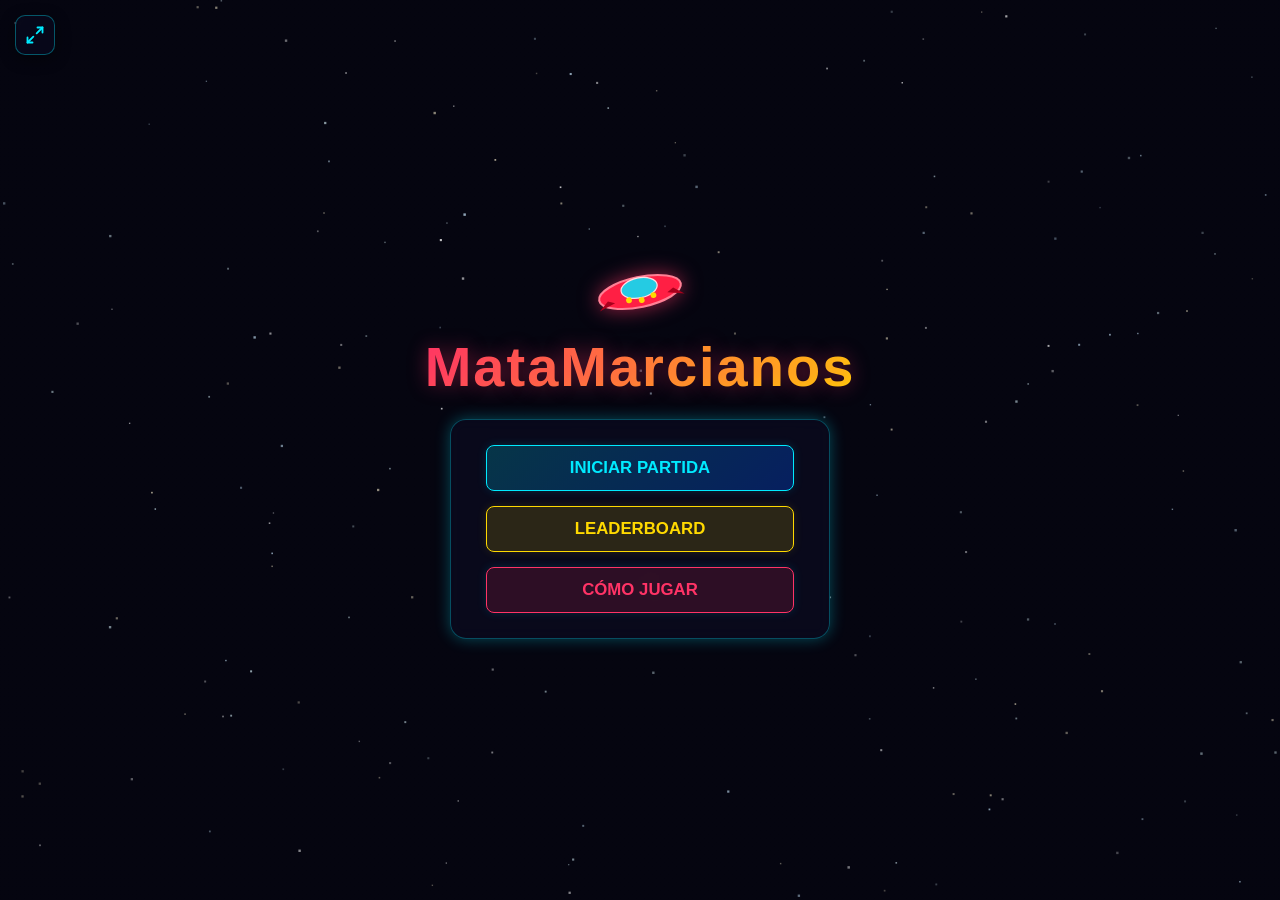
<file: index.html>
<!DOCTYPE html>
<html lang="es">
<head>
    <meta charset="UTF-8">
    <meta name="viewport" content="width=device-width, initial-scale=1.0, maximum-scale=1.0, user-scalable=no">
    <title>MataMarcianos</title>
    <link rel="icon" type="image/svg+xml" href="data:image/svg+xml,%3Csvg xmlns='http://www.w3.org/2000/svg' viewBox='0 0 64 64'%3E%3Cg transform='translate(32,33) rotate(-18)'%3E%3Cpath d='M -9 8 L -6 14 L 6 14 L 9 8 Z' fill='hsl(350,85%25,30%25)' stroke='hsl(240,30%25,10%25)' stroke-width='2' stroke-linejoin='round'/%3E%3Cellipse cx='0' cy='15' rx='5' ry='2.2' fill='hsl(48,100%25,55%25)'/%3E%3Cpath d='M -17 1 C -17 -20, 17 -20, 17 1 Z' fill='hsl(192,95%25,62%25)' stroke='hsl(240,30%25,10%25)' stroke-width='2.2'/%3E%3Cpath d='M 4 -16 C 12 -14, 15 -6, 15 0 L 9 0 C 9 -6, 7 -11, 2 -15 Z' fill='hsl(200,90%25,45%25)' opacity='0.55'/%3E%3Cpath d='M -12 -3 C -12 -11, -6 -15, -1 -15' fill='none' stroke='hsl(0,0%25,100%25)' stroke-width='2.4' stroke-linecap='round' opacity='0.9'/%3E%3Cpath d='M -26 2 C -26 -2, -16 -3, 0 -3 C 16 -3, 26 -2, 26 2 L 21 9 C 12 11, -12 11, -21 9 Z' fill='hsl(350,92%25,52%25)' stroke='hsl(240,30%25,10%25)' stroke-width='2.2' stroke-linejoin='round'/%3E%3Cpath d='M -24 4 L 24 4 L 20 9 C 11 11, -11 11, -20 9 Z' fill='hsl(350,88%25,36%25)'/%3E%3Crect x='-18' y='-2.5' width='36' height='3.5' rx='1.75' fill='hsl(220,15%25,22%25)' stroke='hsl(240,30%25,10%25)' stroke-width='1.5'/%3E%3Ccircle cx='-11' cy='5.8' r='2' fill='hsl(48,100%25,55%25)'/%3E%3Ccircle cx='0' cy='6.4' r='2.2' fill='hsl(48,100%25,55%25)'/%3E%3Ccircle cx='11' cy='5.8' r='2' fill='hsl(48,100%25,55%25)'/%3E%3C/g%3E%3C/svg%3E">
    <link rel="stylesheet" href="css/style.css">
</head>
<body>
    <div id="game-container">
        <canvas id="gameCanvas"></canvas>
        <div id="screen-border-fx" class="screen-border-fx" aria-hidden="true"></div>

        <button id="btn-fullscreen" class="btn-corner-icon btn-fullscreen-pos" title="Pantalla completa" aria-label="Pantalla completa">
            <svg id="icon-fs-enter" viewBox="0 0 24 24" fill="none" stroke="currentColor" stroke-width="2.2" stroke-linecap="round" stroke-linejoin="round">
                <polyline points="15 3 21 3 21 9"></polyline>
                <polyline points="9 21 3 21 3 15"></polyline>
                <line x1="21" y1="3" x2="14" y2="10"></line>
                <line x1="3" y1="21" x2="10" y2="14"></line>
            </svg>
            <svg id="icon-fs-exit" class="hidden" viewBox="0 0 24 24" fill="none" stroke="currentColor" stroke-width="2.2" stroke-linecap="round" stroke-linejoin="round">
                <polyline points="4 14 10 14 10 20"></polyline>
                <polyline points="20 10 14 10 14 4"></polyline>
                <line x1="14" y1="10" x2="21" y2="3"></line>
                <line x1="3" y1="21" x2="10" y2="14"></line>
            </svg>
        </button>

        <button id="btn-pause" class="btn-corner-icon btn-pause-pos hidden" title="Pausa" aria-label="Pausa">
            <svg viewBox="0 0 24 24" fill="none" stroke="currentColor" stroke-width="2.4" stroke-linecap="round" stroke-linejoin="round">
                <line x1="9" y1="5" x2="9" y2="19"></line>
                <line x1="15" y1="5" x2="15" y2="19"></line>
            </svg>
        </button>

        <div id="hud" class="hidden">
            <div class="hud-item">PUNTOS: <span id="hud-score">0</span></div>
            <div class="hud-item">ENEMIGOS: <span id="hud-enemies">0</span></div>
            <div class="hud-item">OLEADA: <span id="hud-wave">1</span></div>
            <div id="hud-health-item" class="hud-item">VIDA: <span id="hud-health">100</span>%</div>
        </div>

        <div id="wave-banner" class="wave-banner hidden" aria-live="polite">
            <span class="wave-banner-tag">SECTOR HOSTIL</span>
            <strong id="wave-banner-title" class="wave-banner-title">OLEADA 1</strong>
            <span id="wave-banner-sub" class="wave-banner-sub">¡Prepárate para el ataque!</span>
        </div>

        <section id="main-menu" class="menu-screen menu-screen-start">
            <div class="game-logo-container">
                <svg class="game-logo-svg" viewBox="0 0 120 70">
                    <ellipse cx="60" cy="35" rx="50" ry="18" fill="hsl(350, 100%, 56%)" stroke="hsl(350, 100%, 75%)" stroke-width="2.5"/>
                    <ellipse cx="60" cy="30" rx="22" ry="12" fill="hsl(185, 100%, 50%)" opacity="0.85" stroke="hsl(0, 0%, 100%)" stroke-width="1.5"/>
                    <polygon points="20,38 8,48 28,42" fill="hsl(350, 100%, 33%)"/>
                    <polygon points="100,38 112,48 92,42" fill="hsl(350, 100%, 33%)"/>
                    <circle cx="45" cy="42" r="3.5" fill="hsl(51, 100%, 50%)"/>
                    <circle cx="60" cy="45" r="3.5" fill="hsl(51, 100%, 50%)"/>
                    <circle cx="75" cy="42" r="3.5" fill="hsl(51, 100%, 50%)"/>
                </svg>
            </div>
            <h1>MataMarcianos</h1>
            <div class="menu-box">
                <button id="btn-start" class="btn-primary">INICIAR PARTIDA</button>
                <button id="btn-leaderboard" class="btn-primary btn-leaderboard">LEADERBOARD</button>
                <button id="btn-help" class="btn-primary btn-secondary">CÓMO JUGAR</button>
            </div>
        </section>

        <section id="leaderboard-screen" class="menu-screen hidden">
            <div class="menu-box leaderboard-box">
                <h2 class="leaderboard-title">MEJORES 10 PUNTUACIONES</h2>
                <div class="leaderboard-table-wrapper">
                    <table id="leaderboard-table" class="leaderboard-table">
                        <thead>
                            <tr>
                                <th>#</th>
                                <th>PUNTOS</th>
                                <th>OLEADA</th>
                                <th>FECHA</th>
                            </tr>
                        </thead>
                        <tbody id="leaderboard-body"></tbody>
                    </table>
                </div>
                <button id="btn-close-leaderboard" class="btn-primary">VOLVER</button>
            </div>
        </section>

        <section id="help-screen" class="menu-screen hidden">
            <div class="menu-box help-box">
                <h2>CÓMO JUGAR</h2>
                <div class="help-content">
                    Usa las <b>Teclas de Movimiento (WASD / Flechas)</b> o el joystick táctil para pilotar tu nave.<br><br>
                    Pulsa <b>Espacio</b> para un disparo rápido o mantén pulsado para soltar una ráfaga de hasta 3 disparos.<br><br>
                    Destruye asteroides y sobrevive a las formaciones tácticas enemigas.
                </div>
                <button id="btn-close-help" class="btn-primary">VOLVER</button>
            </div>
        </section>

        <section id="pause-screen" class="menu-screen hidden">
            <div class="menu-box">
                <h2 class="pause-title">PAUSA</h2>
                <button id="btn-resume" class="btn-primary">CONTINUAR</button>
                <button id="btn-main-menu" class="btn-primary btn-secondary">MENÚ PRINCIPAL</button>
            </div>
        </section>

        <section id="confirm-menu-screen" class="menu-screen hidden">
            <div class="menu-box confirm-box">
                <h2 class="confirm-title">¿ABANDONAR PARTIDA?</h2>
                <p class="confirm-text">Si vuelves al menú principal se perderán los datos y el progreso de la partida actual.</p>
                <div class="confirm-actions">
                    <button id="btn-confirm-main-menu" class="btn-primary btn-secondary">SÍ, SALIR</button>
                    <button id="btn-cancel-main-menu" class="btn-primary">CANCELAR</button>
                </div>
            </div>
        </section>

        <section id="gameover-screen" class="menu-screen hidden">
            <div class="menu-box">
                <h2>FIN DEL JUEGO</h2>
                <p id="new-record-badge" class="new-record-badge hidden">¡NUEVA PUNTUACIÓN EN EL TOP 10!</p>
                <p>Puntuación Final: <span id="final-score" class="final-score-text">0</span></p>
                <button id="btn-restart" class="btn-primary">JUGAR DE NUEVO</button>
                <button id="btn-gameover-menu" class="btn-primary btn-secondary">MENÚ PRINCIPAL</button>
            </div>
        </section>

        <section id="sandbox-menu" class="menu-screen hidden sandbox-screen-override">
            <div class="sandbox-container">
                <select id="sandbox-formation" class="btn-small">
                    <option value="DYNAMIC_V">DYNAMIC V</option>
                    <option value="V_QUINTET">V QUINTET</option>
                    <option value="SNAKE_COLUMN">SNAKE COLUMN</option>
                    <option value="RING_FIVE">RING_FIVE</option>
                    <option value="PINCER_SQUAD">PINCER_SQUAD</option>
                    <option value="ANTI_TURRETS">ANTI TURRETS</option>
                </select>
                <input type="number" id="sandbox-enemy-count" class="btn-small sandbox-input" value="5" min="1" max="50" title="Número de Naves">
                <button id="btn-sandbox-auto" class="btn-small">AUTO: OFF</button>
                <button id="btn-sandbox-player" class="btn-small">NAVE: ON</button>
                <button id="btn-sandbox-asteroids" class="btn-small">ROCAS: OFF</button>
                <button id="btn-close-sandbox" class="btn-small btn-sandbox-exit">SALIR (X)</button>
            </div>
        </section>
    </div>

    <script type="module" src="js/main.js"></script>
</body>
</html>
</file>
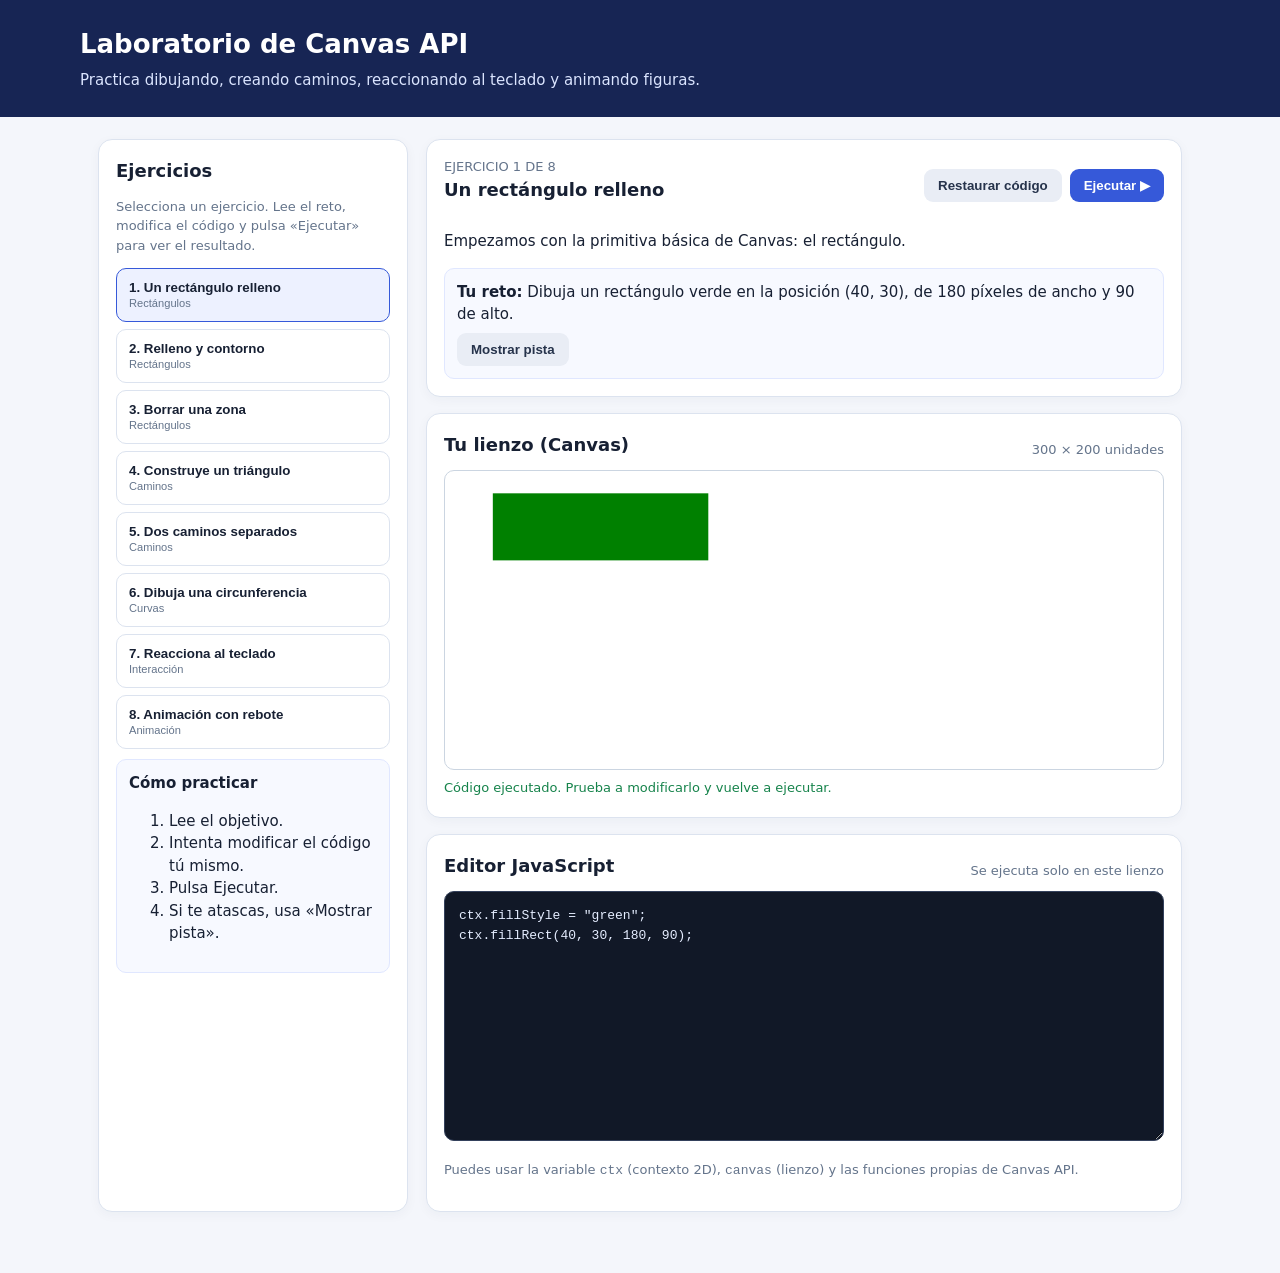
<file: laboratorio_canvas_api.html>
<!DOCTYPE html>
<html lang="es">

<head>
    <meta charset="UTF-8">
    <meta name="viewport" content="width=device-width, initial-scale=1.0">
    <title>Laboratorio Canvas API</title>
    <style>
        :root {
            --bg: #f4f6fb;
            --panel: #fff;
            --ink: #172033;
            --muted: #64748b;
            --line: #dce3ef;
            --accent: #3659d9;
            --soft: #edf1ff;
            --good: #16834b;
            --bad: #b54737
        }

        * {
            box-sizing: border-box
        }

        body {
            margin: 0;
            background: var(--bg);
            color: var(--ink);
            font: 15px/1.5 system-ui, -apple-system, Segoe UI, sans-serif
        }

        header {
            background: #172554;
            color: white;
            padding: 25px max(20px, calc((100% - 1120px)/2))
        }

        header h1 {
            margin: 0 0 5px;
            font-size: 26px
        }

        header p {
            margin: 0;
            color: #dbe5ff
        }

        main {
            max-width: 1120px;
            margin: 22px auto;
            padding: 0 18px 40px;
            display: grid;
            grid-template-columns: 310px 1fr;
            gap: 18px
        }

        .panel {
            background: var(--panel);
            border: 1px solid var(--line);
            border-radius: 14px;
            padding: 17px;
            box-shadow: 0 3px 12px #1b2a4a0a
        }

        h2 {
            font-size: 18px;
            margin: 0 0 12px
        }

        h3 {
            font-size: 16px;
            margin: 0 0 7px
        }

        .muted {
            color: var(--muted);
            font-size: 13px
        }

        .exercise {
            display: block;
            width: 100%;
            text-align: left;
            padding: 11px 12px;
            border: 1px solid var(--line);
            border-radius: 10px;
            background: white;
            margin: 7px 0;
            cursor: pointer;
            color: var(--ink)
        }

        .exercise.active {
            border-color: var(--accent);
            background: var(--soft)
        }

        .exercise strong {
            display: block
        }

        .exercise small {
            color: var(--muted)
        }

        .workspace {
            display: grid;
            gap: 16px
        }

        .topline {
            display: flex;
            justify-content: space-between;
            gap: 10px;
            align-items: center;
            flex-wrap: wrap
        }

        canvas {
            width: 100%;
            height: 300px;
            display: block;
            border: 1px solid #cbd5e1;
            border-radius: 10px;
            background: white
        }

        .editor {
            width: 100%;
            min-height: 250px;
            resize: vertical;
            border: 1px solid #34415c;
            border-radius: 10px;
            background: #111827;
            color: #e5edff;
            padding: 14px;
            font: 13px/1.55 ui-monospace, SFMono-Regular, Consolas, monospace;
            tab-size: 2
        }

        button.action {
            border: 0;
            border-radius: 9px;
            padding: 9px 14px;
            background: var(--accent);
            color: white;
            font-weight: 650;
            cursor: pointer
        }

        button.secondary {
            background: #e9edf5;
            color: #26334b
        }

        .actions {
            display: flex;
            gap: 8px;
            flex-wrap: wrap
        }

        .callout {
            background: #f7f9ff;
            border: 1px solid #e0e7ff;
            border-radius: 10px;
            padding: 12px;
            margin-top: 10px
        }

        .status {
            font-size: 13px;
            min-height: 22px;
            margin-top: 8px
        }

        .status.ok {
            color: var(--good)
        }

        .status.err {
            color: var(--bad)
        }

        ul {
            padding-left: 20px;
            margin: 7px 0
        }

        .task {
            font-weight: 650
        }

        .hint {
            margin-top: 7px
        }

        @media(max-width:800px) {
            main {
                grid-template-columns: 1fr
            }

            canvas {
                height: 260px
            }
        }
    </style>
</head>

<body>
    <header>
        <h1>Laboratorio de Canvas API</h1>
        <p>Practica dibujando, creando caminos, reaccionando al teclado y animando figuras.</p>
    </header>
    <main>
        <aside class="panel">
            <h2>Ejercicios</h2>
            <p class="muted">Selecciona un ejercicio. Lee el reto, modifica el código y pulsa «Ejecutar» para ver el
                resultado.</p>
            <div id="exerciseList"></div>
            <div class="callout"><strong>Cómo practicar</strong>
                <ol>
                    <li>Lee el objetivo.</li>
                    <li>Intenta modificar el código tú mismo.</li>
                    <li>Pulsa Ejecutar.</li>
                    <li>Si te atascas, usa «Mostrar pista».</li>
                </ol>
            </div>
        </aside>
        <section class="workspace">
            <div class="panel">
                <div class="topline">
                    <div>
                        <div class="muted" id="level">EJERCICIO 1</div>
                        <h2 id="exerciseTitle">Dibuja un rectángulo</h2>
                    </div>
                    <div class="actions"><button class="action secondary" id="reset">Restaurar código</button><button
                            class="action" id="run">Ejecutar ▶</button></div>
                </div>
                <p id="description"></p>
                <div class="callout"><span class="task">Tu reto:</span> <span id="task"></span>
                    <div class="hint"><button class="action secondary" id="hintBtn">Mostrar pista</button><span
                            id="hint" class="muted"></span></div>
                </div>
            </div>
            <div class="panel">
                <div class="topline">
                    <h2>Tu lienzo (Canvas)</h2><span class="muted">300 × 200 unidades</span>
                </div><canvas id="stage" width="600" height="400"></canvas>
                <div id="status" class="status muted">Pulsa «Ejecutar» para representar el código.</div>
            </div>
            <div class="panel">
                <div class="topline">
                    <h2>Editor JavaScript</h2><span class="muted">Se ejecuta solo en este lienzo</span>
                </div><textarea id="code" class="editor" spellcheck="false"></textarea>
                <p class="muted">Puedes usar la variable <code>ctx</code> (contexto 2D), <code>canvas</code> (lienzo) y
                    las funciones propias de Canvas API.</p>
            </div>
        </section>
    </main>
    <script>
        const exercises = [
            { title: "Un rectángulo relleno", desc: "Empezamos con la primitiva básica de Canvas: el rectángulo.", task: "Dibuja un rectángulo verde en la posición (40, 30), de 180 píxeles de ancho y 90 de alto.", hint: "Configura ctx.fillStyle y utiliza ctx.fillRect(x, y, ancho, alto).", code: `ctx.fillStyle = "green";\nctx.fillRect(40, 30, 180, 90);` },
            { title: "Relleno y contorno", desc: "Un mismo lienzo puede combinar figuras y estilos.", task: "Dibuja un rectángulo azul relleno y otro rojo que muestre únicamente su contorno.", hint: "Combina fillRect() y strokeRect(). Para el contorno configura strokeStyle y lineWidth.", code: `ctx.fillStyle = "steelblue";\nctx.fillRect(35, 35, 150, 90);\n\nctx.strokeStyle = "red";\nctx.lineWidth = 5;\nctx.strokeRect(230, 55, 150, 90);` },
            { title: "Borrar una zona", desc: "clearRect() elimina los píxeles de una región del lienzo.", task: "Dibuja un rectángulo grande y borra una zona rectangular en su interior.", hint: "Primero dibuja con fillRect(); después llama a clearRect() con las coordenadas de la zona que quieras borrar.", code: `ctx.fillStyle = "orange";\nctx.fillRect(40, 30, 300, 150);\nctx.clearRect(130, 75, 100, 65);` },
            { title: "Construye un triángulo", desc: "Con los caminos puedes crear polígonos conectando puntos.", task: "Dibuja un triángulo relleno de color morado utilizando beginPath(), moveTo(), lineTo(), closePath() y fill().", hint: "Empieza en un vértice con moveTo(); añade dos vértices con lineTo() y cierra el camino.", code: `ctx.beginPath();\nctx.moveTo(180, 25);\nctx.lineTo(300, 170);\nctx.lineTo(60, 170);\nctx.closePath();\nctx.fillStyle = "purple";\nctx.fill();` },
            { title: "Dos caminos separados", desc: "moveTo() permite levantar el lápiz y empezar otro tramo sin unirlo al anterior.", task: "Dibuja dos líneas independientes de distinto color.", hint: "Usa moveTo() antes de cada línea y lineTo() para marcar su final. Puedes iniciar otro camino con beginPath().", code: `ctx.beginPath();\nctx.moveTo(40, 55);\nctx.lineTo(250, 55);\nctx.strokeStyle = "crimson";\nctx.lineWidth = 6;\nctx.stroke();\n\nctx.beginPath();\nctx.moveTo(80, 120);\nctx.lineTo(330, 180);\nctx.strokeStyle = "teal";\nctx.lineWidth = 6;\nctx.stroke();` },
            { title: "Dibuja una circunferencia", desc: "arc() crea arcos usando ángulos expresados en radianes.", task: "Dibuja un círculo azul relleno y otro naranja solo con contorno.", hint: "Una vuelta completa va de 0 a 2 * Math.PI. Usa fill() para rellenar y stroke() para el contorno.", code: `ctx.beginPath();\nctx.arc(140, 100, 55, 0, 2 * Math.PI);\nctx.fillStyle = "royalblue";\nctx.fill();\n\nctx.beginPath();\nctx.arc(300, 100, 55, 0, 2 * Math.PI);\nctx.strokeStyle = "darkorange";\nctx.lineWidth = 6;\nctx.stroke();` },
            { title: "Reacciona al teclado", desc: "Los eventos permiten modificar el estado de un objeto cuando el usuario pulsa una tecla.", task: "Usa las flechas izquierda y derecha para mover el cuadrado. Pulsa «Ejecutar» y después usa el teclado.", hint: "Este ejercicio ya incluye una estructura funcional. Observa cómo cambia x y cómo se vuelve a dibujar el cuadrado.", code: `let x = 80;\nconst y = 85;\nconst size = 45;\n\nfunction draw() {\n  ctx.clearRect(0, 0, canvas.width, canvas.height);\n  ctx.fillStyle = "royalblue";\n  ctx.fillRect(x, y, size, size);\n}\n\ndraw();\n\nwindow.onkeydown = (event) => {\n  if (event.key === "ArrowRight") x += 10;\n  if (event.key === "ArrowLeft") x -= 10;\n  x = Math.max(0, Math.min(canvas.width - size, x));\n  draw();\n};` },
            { title: "Animación con rebote", desc: "requestAnimationFrame() permite repetir un ciclo de dibujo sincronizado con la pantalla.", task: "Observa el cuadrado en movimiento. Cambia dx para modificar su velocidad y comprueba el rebote en los bordes.", hint: "La función anima() se vuelve a solicitar a sí misma. En cada ciclo se borra, se dibuja y se actualiza la posición.", code: `let x = 30;\nlet dx = 3;\nconst y = 75;\nconst size = 45;\n\nfunction anima() {\n  ctx.clearRect(0, 0, canvas.width, canvas.height);\n  ctx.fillStyle = "tomato";\n  ctx.fillRect(x, y, size, size);\n\n  x += dx;\n  if (x + size > canvas.width || x < 0) {\n    dx = -dx;\n  }\n\n  requestAnimationFrame(anima);\n}\nanima();` }
        ];
        const list = document.getElementById("exerciseList"), code = document.getElementById("code"), canvas = document.getElementById("stage"), ctx = canvas.getContext("2d");
        let current = 0, animationId = null, keyHandler = null;
        function stop() { if (animationId) cancelAnimationFrame(animationId); animationId = null; if (keyHandler) { window.removeEventListener("keydown", keyHandler); keyHandler = null; } window.onkeydown = null; }
        function clear() { ctx.clearRect(0, 0, canvas.width, canvas.height); }
        function load(i) { stop(); current = i; const e = exercises[i]; document.getElementById("level").textContent = `EJERCICIO ${i + 1} DE ${exercises.length}`; document.getElementById("exerciseTitle").textContent = e.title; document.getElementById("description").textContent = e.desc; document.getElementById("task").textContent = e.task; document.getElementById("hint").textContent = ""; document.getElementById("hintBtn").textContent = "Mostrar pista"; code.value = e.code; document.getElementById("status").textContent = "Pulsa «Ejecutar» para representar el código."; document.getElementById("status").className = "status muted"; clear();[...list.children].forEach((b, j) => b.classList.toggle("active", j === i)); }
        exercises.forEach((e, i) => { const b = document.createElement("button"); b.className = "exercise"; b.innerHTML = `<strong>${i + 1}. ${e.title}</strong><small>${["Rectángulos", "Rectángulos", "Rectángulos", "Caminos", "Caminos", "Curvas", "Interacción", "Animación"][i]}</small>`; b.onclick = () => load(i); list.appendChild(b); });
        function run() { stop(); clear(); const status = document.getElementById("status"); try { const fn = new Function("ctx", "canvas", "requestAnimationFrame", code.value); fn(ctx, canvas, (cb) => { animationId = requestAnimationFrame(function tick() { cb(); }); }); status.textContent = "Código ejecutado. Prueba a modificarlo y vuelve a ejecutar."; status.className = "status ok"; } catch (err) { status.textContent = "Error: " + err.message; status.className = "status err"; } }
        document.getElementById("run").onclick = run;
        document.getElementById("reset").onclick = () => { load(current); run(); };
        document.getElementById("hintBtn").onclick = () => { const h = document.getElementById("hint"); h.textContent = h.textContent ? "" : exercises[current].hint; document.getElementById("hintBtn").textContent = h.textContent ? "Ocultar pista" : "Mostrar pista"; };
        load(0); run();
    </script>
</body>

</html>
</file>
<file: css/style.css>
:root {
    --bg-dark: hsl(240, 52%, 4%);
    --accent-blue: hsl(185, 100%, 50%);
    --accent-pink: hsl(345, 100%, 60%);
    --accent-gold: hsl(51, 100%, 50%);
    --accent-orange: hsl(28, 100%, 54%);
    --accent-green: hsl(135, 92%, 50%);
    --scarlet-border: hsla(348, 82%, 40%, 0.78);
    --scarlet-glow: hsla(348, 78%, 32%, 0.54);
    --scarlet-deep: hsla(346, 75%, 24%, 0.34);
    --glass-bg: hsla(240, 50%, 8%, 0.8);
    --border-glow: 0 0 0.9375rem hsla(185, 100%, 50%, 0.3);
}

html, body {
    width: 100%;
    height: 100%;
    margin: 0;
    padding: 0;
    overflow: hidden;
    background-color: var(--bg-dark);
    font-family: 'Segoe UI', Tahoma, Geneva, Verdana, sans-serif;
    color: hsl(0, 0%, 100%);
    user-select: none;
    -webkit-user-select: none;
}

#game-container {
    position: relative;
    width: 100vw;
    height: 100vh;
    display: flex;
    justify-content: center;
    align-items: center;
    overflow: hidden;
}

canvas {
    display: block;
    width: 100%;
    height: 100%;
    background: var(--bg-dark);
}

.hidden {
    display: none !important;
}

/* Efectos visuales escarlata en los 4 bordes de pantalla (arriba, abajo, izquierda y derecha) */
.screen-border-fx {
    position: fixed;
    top: 0;
    left: 0;
    right: 0;
    bottom: 0;
    width: 100vw;
    height: 100vh;
    box-sizing: border-box;
    pointer-events: none;
    z-index: 20;
    border-style: solid;
    border-width: 0.3125rem;
    border-color: hsla(348, 82%, 40%, 0);
    box-shadow: inset 0 0 0 0 hsla(348, 78%, 32%, 0);
    transition: border-color 0.08s ease, box-shadow 0.08s ease;
}

/* Borde escarlata de impacto / baja vida (visible en los 4 bordes incluyendo el superior) */
.screen-border-fx.fx-border-small {
    border-width: 0.3125rem;
    border-color: var(--scarlet-border);
    box-shadow:
        inset 0 0 1.65rem 0.38rem var(--scarlet-glow),
        inset 0 0.35rem 2.75rem 0.18rem var(--scarlet-deep);
}

/* Parpadeo del borde mientras se cura hasta superar el 40% */
.screen-border-fx.fx-border-small.fx-bleed-blink {
    animation: bleed-pulse-blink 0.65s ease-in-out infinite alternate;
}

/* Borde escarlata reforzado (0.4s): daño recibido estando ya <= 30% de vida */
.screen-border-fx.fx-border-large {
    border-width: 0.45rem;
    border-color: hsla(348, 84%, 42%, 0.88);
    box-shadow:
        inset 0 0 2.75rem 0.68rem hsla(348, 80%, 34%, 0.68),
        inset 0 0.5rem 4.6rem 0.35rem hsla(346, 76%, 25%, 0.42);
}

@keyframes bleed-pulse-blink {
    0% {
        border-color: hsla(348, 82%, 40%, 0.15);
        box-shadow:
            inset 0 0 0.85rem 0.16rem hsla(348, 78%, 32%, 0.14),
            inset 0 0.2rem 1.6rem 0.08rem hsla(346, 75%, 24%, 0.09);
    }
    100% {
        border-color: hsla(348, 82%, 42%, 0.82);
        box-shadow:
            inset 0 0 1.75rem 0.42rem hsla(348, 78%, 34%, 0.58),
            inset 0 0.35rem 2.9rem 0.2rem hsla(346, 75%, 25%, 0.36);
    }
}

/* Botones de esquina (Pantalla completa y Pausa) */
.btn-corner-icon {
    position: fixed;
    top: 0.9375rem;
    z-index: 25;
    width: 2.5rem;
    height: 2.5rem;
    padding: 0;
    display: flex;
    justify-content: center;
    align-items: center;
    background: hsla(240, 50%, 8%, 0.65);
    backdrop-filter: blur(0.375rem);
    border: 0.0625rem solid hsla(185, 100%, 50%, 0.35);
    border-radius: 0.625rem;
    color: var(--accent-blue);
    cursor: pointer;
    box-shadow: 0 0.25rem 0.9375rem hsla(0, 0%, 0%, 0.45);
    transition: all 0.2s ease;
    outline: none;
    touch-action: manipulation;
}

.btn-fullscreen-pos {
    left: 0.9375rem;
}

.btn-pause-pos {
    right: 0.9375rem;
}

.btn-corner-icon:hover {
    background: var(--accent-blue);
    color: var(--bg-dark);
    box-shadow: 0 0 0.9375rem var(--accent-blue);
    transform: scale(1.05);
}

.btn-corner-icon svg {
    width: 1.25rem;
    height: 1.25rem;
    pointer-events: none;
}

.menu-screen {
    position: absolute;
    top: 0;
    left: 0;
    width: 100vw;
    height: 100vh;
    background: hsla(240, 52%, 4%, 0.84);
    backdrop-filter: blur(0.5rem);
    display: flex;
    flex-direction: column;
    justify-content: center;
    align-items: center;
    z-index: 10;
    padding: 1.25rem;
    box-sizing: border-box;
}

/* Fondo transparente en el menú inicial para ver las estrellas y la flota de fondo */
.menu-screen-start {
    background: radial-gradient(circle at center, hsla(240, 52%, 4%, 0.12) 0%, hsla(240, 52%, 4%, 0.42) 100%);
    backdrop-filter: none;
}

/* Pantalla de pausa y confirmación con estrellas visibles */
#pause-screen,
#confirm-menu-screen {
    background: radial-gradient(circle at center, hsla(240, 52%, 4%, 0.22) 0%, hsla(240, 52%, 4%, 0.56) 100%);
    backdrop-filter: none;
}

.game-logo-container {
    margin-bottom: 0.75rem;
    display: flex;
    justify-content: center;
    align-items: center;
    filter: drop-shadow(0 0 0.625rem hsla(345, 100%, 60%, 0.6));
}

.game-logo-svg {
    width: 6.25rem;
    height: 3.75rem;
    transform: rotate(-12deg);
}

h1 {
    font-size: clamp(2rem, 5vw, 3.5rem);
    font-weight: 800;
    letter-spacing: 0.125rem;
    margin: 0 0 1.25rem 0;
    background: linear-gradient(135deg, var(--accent-pink), var(--accent-gold));
    -webkit-background-clip: text;
    -webkit-text-fill-color: transparent;
    text-align: center;
    text-shadow: 0 0 1.25rem hsla(345, 100%, 60%, 0.4);
}

h2 {
    color: var(--accent-blue);
    margin-top: 0;
    margin-bottom: 0.25rem;
    text-align: center;
}

.menu-box {
    background: var(--glass-bg);
    backdrop-filter: blur(0.5rem);
    border: 0.0625rem solid hsla(185, 100%, 50%, 0.3);
    box-shadow: var(--border-glow);
    border-radius: 1rem;
    padding: 1.5625rem 2.1875rem;
    display: flex;
    flex-direction: column;
    gap: 0.9375rem;
    width: 100%;
    max-width: 23.75rem;
    box-sizing: border-box;
    align-items: center;
}

.help-box {
    max-width: 26.25rem;
}

.confirm-box {
    max-width: 25rem;
    border-color: hsla(345, 100%, 60%, 0.45);
    box-shadow: 0 0 1.15rem hsla(345, 100%, 60%, 0.28);
}

.confirm-title {
    color: var(--accent-pink);
    font-size: 1.35rem;
}

.confirm-text {
    text-align: center;
    margin: 0.25rem 0 0.5rem 0;
    line-height: 1.55;
    font-size: 0.98rem;
    color: hsl(240, 20%, 88%);
}

.confirm-actions {
    display: flex;
    gap: 0.75rem;
    width: 100%;
}

/* Ventana emergente y tabla responsive del Leaderboard */
.leaderboard-box {
    max-width: 32rem;
    width: 100%;
    border-color: hsla(51, 100%, 50%, 0.45);
    box-shadow: 0 0 1.25rem hsla(51, 100%, 50%, 0.22);
}

.leaderboard-title {
    color: var(--accent-gold);
    letter-spacing: 0.08rem;
    font-size: clamp(1.15rem, 3vw, 1.5rem);
}

.leaderboard-table-wrapper {
    width: 100%;
    max-height: 52vh;
    overflow-y: auto;
    overflow-x: auto;
    border-radius: 0.625rem;
    border: 0.0625rem solid hsla(185, 100%, 50%, 0.22);
    background: hsla(240, 55%, 5%, 0.72);
}

.leaderboard-table {
    width: 100%;
    border-collapse: collapse;
    text-align: center;
    font-size: 0.92rem;
}

.leaderboard-table thead th {
    position: sticky;
    top: 0;
    background: hsl(240, 50%, 11%);
    color: var(--accent-blue);
    font-weight: 700;
    font-size: 0.78rem;
    letter-spacing: 0.06rem;
    padding: 0.65rem 0.5rem;
    border-bottom: 0.0625rem solid hsla(185, 100%, 50%, 0.28);
}

.leaderboard-table tbody td {
    padding: 0.55rem 0.5rem;
    border-bottom: 0.0625rem solid hsla(240, 30%, 22%, 0.45);
    color: hsl(240, 20%, 90%);
}

.leaderboard-table tbody tr:last-child td {
    border-bottom: none;
}

.leaderboard-table tbody tr:nth-child(even) {
    background: hsla(240, 45%, 10%, 0.42);
}

.leaderboard-rank-1 td {
    color: var(--accent-gold) !important;
    font-weight: 700;
}

.leaderboard-rank-2 td {
    color: hsl(210, 20%, 86%) !important;
    font-weight: 700;
}

.leaderboard-rank-3 td {
    color: hsl(28, 82%, 62%) !important;
    font-weight: 700;
}

.leaderboard-score-cell {
    font-weight: 700;
    color: var(--accent-blue);
}

.leaderboard-empty {
    padding: 1.5rem 1rem !important;
    color: hsl(240, 15%, 70%) !important;
    font-style: italic;
}

.btn-primary, .btn-small {
    background: linear-gradient(135deg, hsla(185, 100%, 50%, 0.2), hsla(220, 100%, 50%, 0.3));
    border: 0.0625rem solid var(--accent-blue);
    color: var(--accent-blue);
    padding: 0.75rem 1.5rem;
    font-size: 1.05rem;
    font-weight: 600;
    border-radius: 0.5rem;
    cursor: pointer;
    transition: all 0.2s ease;
    width: 100%;
    text-align: center;
    box-shadow: 0 0 0.625rem hsla(185, 100%, 50%, 0.15);
    outline: none;
    touch-action: manipulation;
}

.btn-primary:hover, .btn-small:hover {
    background: var(--accent-blue);
    color: var(--bg-dark);
    box-shadow: 0 0 1.25rem var(--accent-blue);
    transform: translateY(-0.125rem);
}

.btn-leaderboard {
    background: hsla(51, 100%, 50%, 0.14);
    border: 0.0625rem solid var(--accent-gold);
    color: var(--accent-gold);
    box-shadow: 0 0 0.625rem hsla(51, 100%, 50%, 0.14);
}

.btn-leaderboard:hover {
    background: var(--accent-gold);
    color: var(--bg-dark);
    box-shadow: 0 0 1.25rem var(--accent-gold);
}

.btn-secondary {
    background: hsla(345, 100%, 60%, 0.15);
    border: 0.0625rem solid var(--accent-pink);
    color: var(--accent-pink);
}

.btn-secondary:hover {
    background: var(--accent-pink);
    color: hsl(0, 0%, 100%);
    box-shadow: 0 0 1.25rem var(--accent-pink);
}

.help-content {
    text-align: center;
    max-width: 28.125rem;
    line-height: 1.6;
    font-size: 1rem;
    color: hsl(240, 20%, 85%);
    margin-bottom: 1.25rem;
}

/* HUD Superior Centrado */
#hud {
    position: absolute;
    top: 0.9375rem;
    left: 50%;
    transform: translateX(-50%);
    display: flex;
    gap: 1.35rem;
    background: hsla(240, 50%, 8%, 0.65);
    backdrop-filter: blur(0.375rem);
    border: 0.0625rem solid hsla(185, 100%, 50%, 0.25);
    padding: 0.5rem 1.4rem;
    border-radius: 1.875rem;
    box-shadow: 0 0.25rem 1.25rem hsla(0, 0%, 0%, 0.5);
    font-size: 0.92rem;
    font-weight: 600;
    letter-spacing: 0.05rem;
    z-index: 5;
    pointer-events: none;
    white-space: nowrap;
}

.hud-item span {
    color: var(--accent-blue);
    transition: color 0.15s ease, text-shadow 0.15s ease;
}

/* Estados dinámicos de color para la vida en el HUD */
.hud-item.health-cooldown-yellow,
.hud-item.health-cooldown-yellow span {
    color: var(--accent-gold);
    text-shadow: 0 0 0.5rem hsla(51, 100%, 50%, 0.45);
}

.hud-item.health-cooldown-orange,
.hud-item.health-cooldown-orange span {
    color: var(--accent-orange);
    text-shadow: 0 0 0.5rem hsla(28, 100%, 54%, 0.45);
}

.hud-item.health-healing-green,
.hud-item.health-healing-green span {
    color: var(--accent-green);
    text-shadow: 0 0 0.55rem hsla(135, 92%, 50%, 0.5);
}

/* Banner estético de Nueva Oleada */
.wave-banner {
    position: absolute;
    top: 4.5rem;
    left: 50%;
    transform: translateX(-50%);
    display: flex;
    flex-direction: column;
    align-items: center;
    gap: 0.2rem;
    padding: 0.75rem 2.25rem;
    background: linear-gradient(135deg, hsla(240, 55%, 10%, 0.82), hsla(265, 50%, 14%, 0.78));
    backdrop-filter: blur(0.5rem);
    border: 0.0625rem solid hsla(51, 100%, 50%, 0.55);
    border-radius: 1rem;
    box-shadow: 0 0.5rem 1.75rem hsla(0, 0%, 0%, 0.65), 0 0 1.25rem hsla(51, 100%, 50%, 0.25);
    z-index: 6;
    pointer-events: none;
    text-align: center;
    transition: opacity 0.25s ease, transform 0.25s ease;
}

.wave-banner-tag {
    font-size: 0.7rem;
    font-weight: 700;
    letter-spacing: 0.2rem;
    color: var(--accent-blue);
    text-transform: uppercase;
}

.wave-banner-title {
    font-size: clamp(1.35rem, 3.2vw, 2rem);
    font-weight: 800;
    letter-spacing: 0.15rem;
    background: linear-gradient(135deg, var(--accent-gold), hsl(35, 100%, 62%));
    -webkit-background-clip: text;
    -webkit-text-fill-color: transparent;
    filter: drop-shadow(0 0 0.5rem hsla(51, 100%, 50%, 0.35));
}

.wave-banner-sub {
    font-size: 0.82rem;
    font-weight: 500;
    letter-spacing: 0.04rem;
    color: hsl(240, 20%, 88%);
}

.sandbox-container {
    display: flex;
    gap: 0.625rem;
    flex-wrap: wrap;
    padding: 0.625rem;
    padding-left: 3.5rem;
    background: hsla(0, 0%, 0%, 0.6);
    border-radius: 0.5rem;
    pointer-events: auto;
}

.sandbox-screen-override {
    background: hsla(0, 0%, 0%, 0) !important;
    pointer-events: none;
    align-items: flex-start;
}

.sandbox-input {
    width: 3.125rem;
    background: hsla(0, 0%, 0%, 0.5);
    color: var(--accent-blue);
    border: 0.0625rem solid var(--accent-blue);
    text-align: center;
    outline: none;
    height: 2.2rem;
}

.pause-title {
    color: var(--accent-gold);
}

.new-record-badge {
    margin: 0;
    padding: 0.35rem 0.85rem;
    border-radius: 999rem;
    background: hsla(51, 100%, 50%, 0.16);
    border: 0.0625rem solid hsla(51, 100%, 50%, 0.5);
    color: var(--accent-gold);
    font-size: 0.8rem;
    font-weight: 700;
    letter-spacing: 0.06rem;
}

.final-score-text {
    color: var(--accent-gold);
    font-weight: bold;
}

@media (max-width: 37.5em) {
    #hud {
        gap: 0.45rem;
        padding: 0.4rem 0.65rem;
        font-size: 0.68rem;
        letter-spacing: 0.02rem;
    }

    .wave-banner {
        top: 4rem;
        padding: 0.6rem 1.4rem;
    }

    .menu-box {
        padding: 1.25rem 1.35rem;
    }

    .leaderboard-box {
        padding: 1.15rem 0.9rem;
    }

    .leaderboard-table {
        font-size: 0.8rem;
    }

    .leaderboard-table thead th,
    .leaderboard-table tbody td {
        padding: 0.45rem 0.3rem;
    }

    .confirm-actions {
        flex-direction: column;
    }
}
</file>
